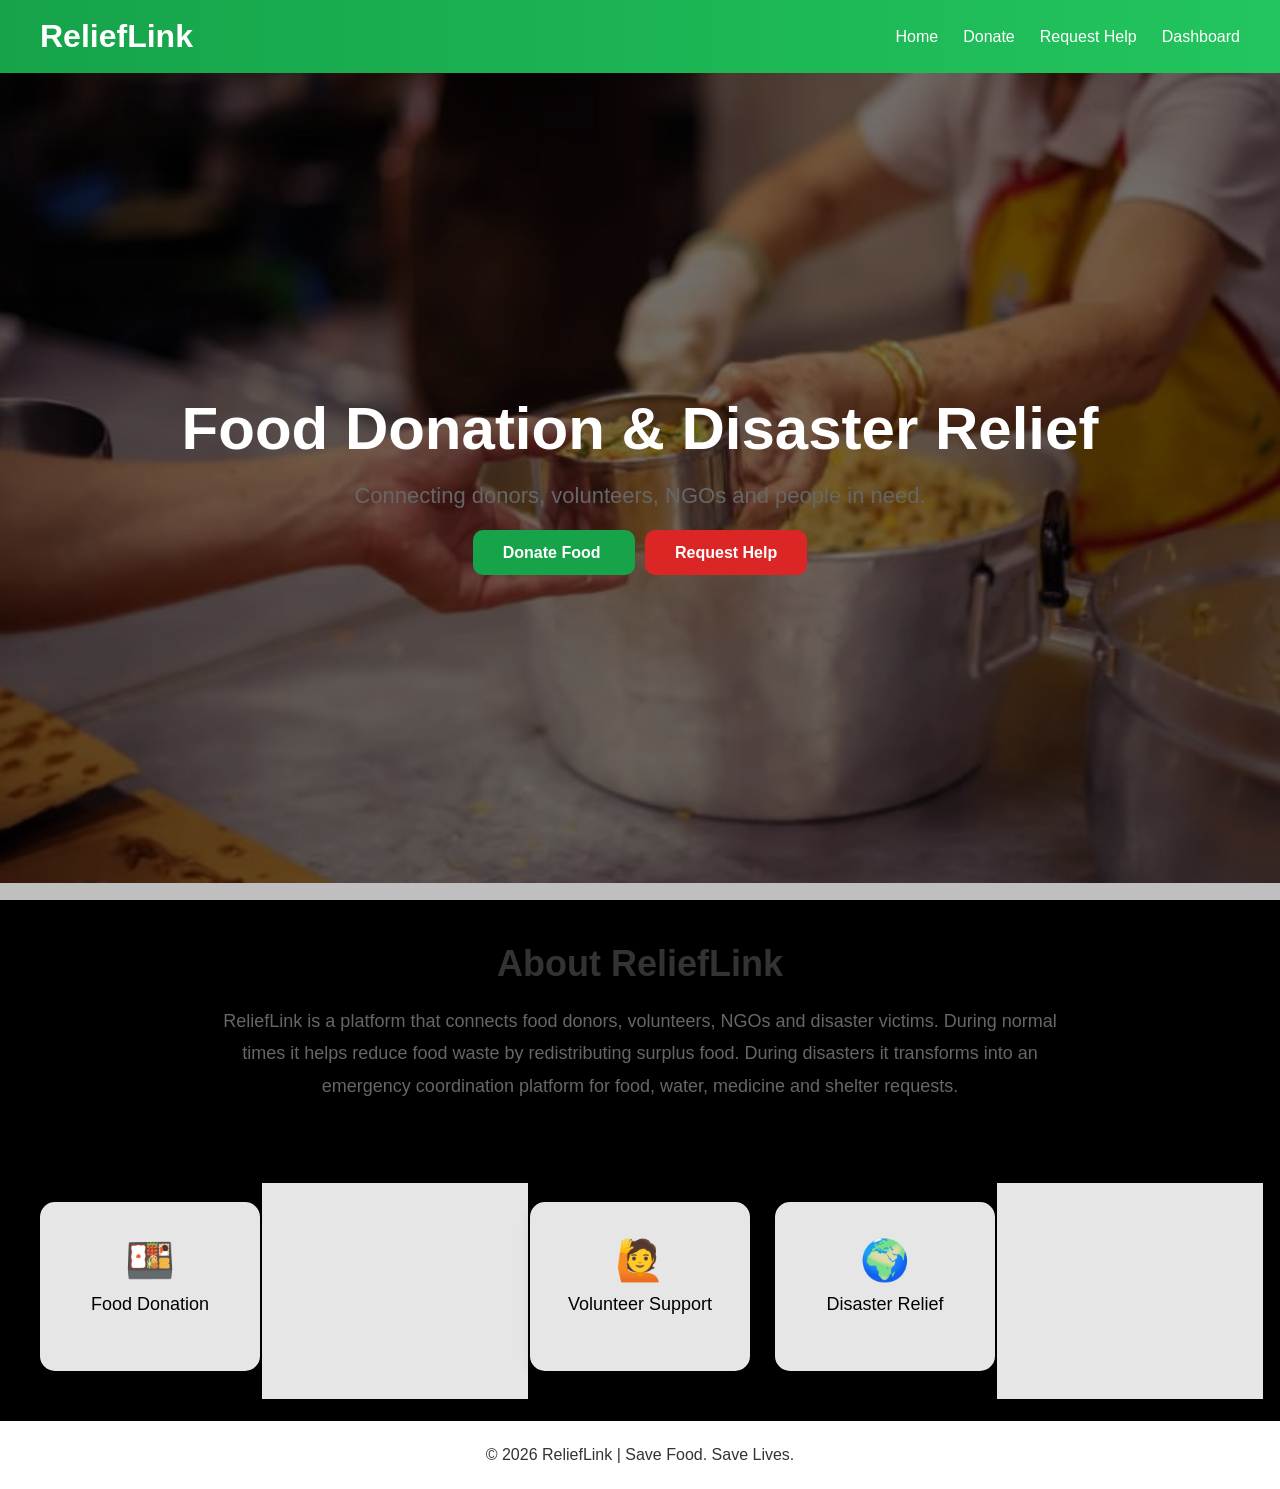
<file: index.html>
<!DOCTYPE html>
<html lang="en">

<head>
    <meta charset="UTF-8">
    <meta name="viewport" content="width=device-width, initial-scale=1.0">
    <title>ReliefLink - Food Donation & Disaster Relief</title>
    <link rel="stylesheet" href="style.css">
</head>

<body>

    <!-- NAVBAR -->

    <nav>
        <h2>ReliefLink</h2>

        <ul>
            <li><a href="index.html">Home</a></li>
            <li><a href="donate.html">Donate</a></li>
            <li><a href="request.html">Request Help</a></li>
            <li><a href="dashboard.html">Dashboard</a></li>
        </ul>
    </nav>

    <!-- HERO SECTION -->

    <section class="hero">

        <h1>Food Donation & Disaster Relief</h1>

        <p>
            Connecting donors, volunteers, NGOs and people in need.
        </p>

        <div class="buttons">

            <a href="donate.html" class="btn-green">
                Donate Food
            </a>

            <a href="request.html" class="btn-red">
                Request Help
            </a>

        </div>

    </section>

    <!-- ABOUT SECTION -->

    <section style="padding:60px 20px;text-align:center;max-width:900px;margin:auto;">

        <h2 style="font-size:36px;margin-bottom:20px;">
            About ReliefLink
        </h2>

        <p style="font-size:18px;color:#666;line-height:1.8;">
            ReliefLink is a platform that connects food donors,
            volunteers, NGOs and disaster victims.
            During normal times it helps reduce food waste by
            redistributing surplus food. During disasters it
            transforms into an emergency coordination platform
            for food, water, medicine and shelter requests.
        </p>

    </section>

    <!-- FEATURES -->
    <!-- STATS SECTION -->
    <section class="stats">
        <a href="donate.html" class="card feature-card">
            <h2>🍱</h2>
            <p>Food Donation</p>
        </a>
        <a href="request.html" class="card feature-card">
            <h2>🚨</h2>
            <p>Emergency Requests</p>
        </a>
        <a href="volunteer.html" class="card feature-card">
            <h2>🙋</h2>
            <p>Volunteer Support</p>
        </a>
        <a href="disaster.html" class="card feature-card">
            <h2>🌍</h2>
            <p>Disaster Relief</p>
        </a>
        <a href="badges.html" class="card feature-card">
            <h2>🏆</h2>
            <p>Badges & Certificates</p>
        </a>
    </section>
    <!-- FOOTER -->

    <footer>
        <p>
            ©️ 2026 ReliefLink | Save Food. Save Lives.
        </p>
    </footer>

</body>

</html>
</file>
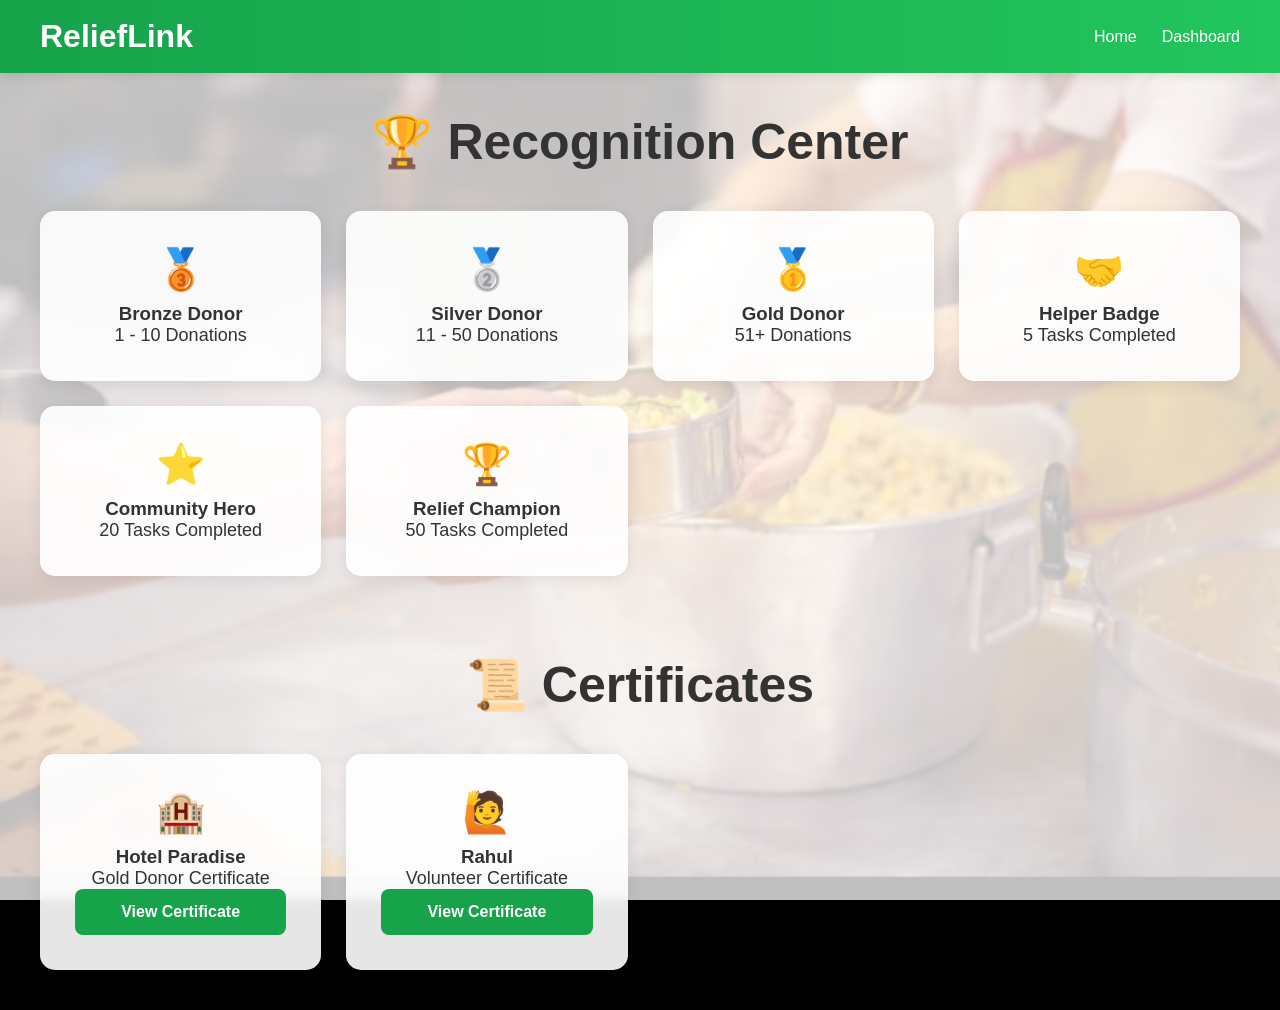
<file: badges.html>
<!DOCTYPE html>
<html lang="en">

<head>
    <meta charset="UTF-8">
    <meta name="viewport" content="width=device-width, initial-scale=1.0">
    <title>Badges & Certificates</title>
    <link rel="stylesheet" href="style.css">
</head>

<body>

    <nav>
        <h2>ReliefLink</h2>

        <ul>
            <li><a href="index.html">Home</a></li>
            <li><a href="dashboard.html">Dashboard</a></li>
        </ul>
    </nav>

    <h1 class="dashboard-title">
        🏆 Recognition Center
    </h1>

    <div class="dashboard">

        <!-- Donor Badge -->

        <div class="card">
            <h2>🥉</h2>
            <h3>Bronze Donor</h3>
            <p>1 - 10 Donations</p>
        </div>

        <div class="card">
            <h2>🥈</h2>
            <h3>Silver Donor</h3>
            <p>11 - 50 Donations</p>
        </div>

        <div class="card">
            <h2>🥇</h2>
            <h3>Gold Donor</h3>
            <p>51+ Donations</p>
        </div>

        <!-- Volunteer Badge -->

        <div class="card">
            <h2>🤝</h2>
            <h3>Helper Badge</h3>
            <p>5 Tasks Completed</p>
        </div>

        <div class="card">
            <h2>⭐</h2>
            <h3>Community Hero</h3>
            <p>20 Tasks Completed</p>
        </div>

        <div class="card">
            <h2>🏆</h2>
            <h3>Relief Champion</h3>
            <p>50 Tasks Completed</p>
        </div>

    </div>

    <h1 class="dashboard-title">
        📜 Certificates
    </h1>

    <div class="dashboard">

        <div class="card">
            <h2>🏨</h2>
            <h3>Hotel Paradise</h3>
            <p>Gold Donor Certificate</p>

            <button onclick="alert('Certificate Generated!')">
                View Certificate
            </button>
        </div>

        <div class="card">
            <h2>🙋</h2>
            <h3>Rahul</h3>
            <p>Volunteer Certificate</p>

            <button onclick="alert('Certificate Generated!')">
                View Certificate
            </button>
        </div>

    </div>

</body>

</html>
</file>
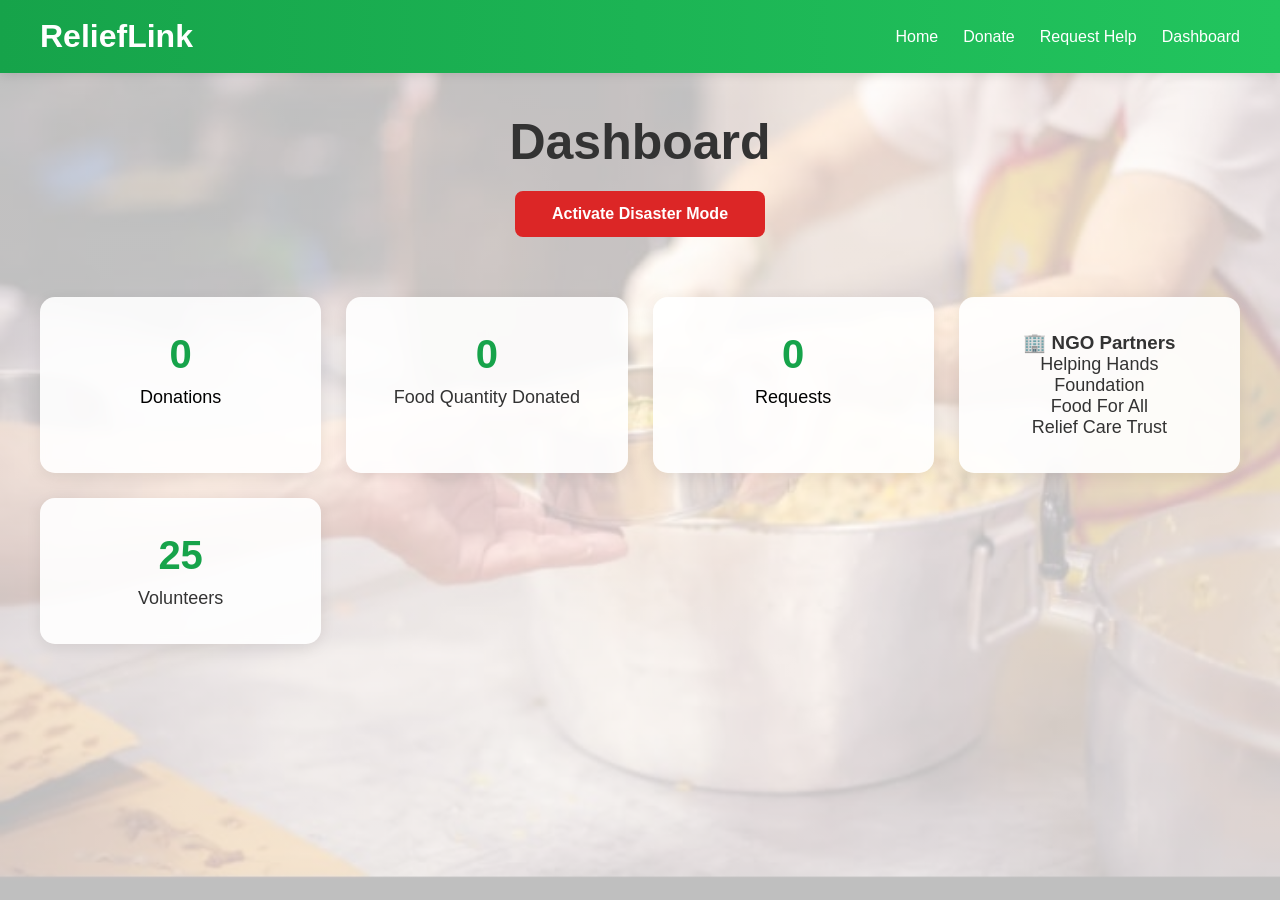
<file: dashboard.html>
<!DOCTYPE html>
<html lang="en">

<head>
    <meta charset="UTF-8">
    <meta name="viewport" content="width=device-width, initial-scale=1.0">
    <title>Dashboard</title>
    <link rel="stylesheet" href="style.css">
</head>

<body>

    <nav>
        <h2>ReliefLink</h2>

        <ul>
            <li><a href="index.html">Home</a></li>
            <li><a href="donate.html">Donate</a></li>
            <li><a href="request.html">Request Help</a></li>
            <li><a href="dashboard.html">Dashboard</a></li>
        </ul>
    </nav>

    <h1 class="dashboard-title">
        Dashboard
    </h1>
    <button onclick="toggleDisasterMode()" id="modeBtn">
        Activate Disaster Mode
    </button>

    <div class="dashboard">
        <a href="donations.html" class="card feature-card">
            <h2 id="donationCount">0</h2>
            <p>Donations</p>
        </a>
        <div class="card">
            <h2 id="mealCount">0</h2>
            <p>Food Quantity Donated</p>
        </div>


        <a href="requests.html" class="card feature-card">
            <h2 id="requestCount">0</h2>
            <p>Requests</p>
        </a>

        <div class="card">
            <h3>🏢 NGO Partners</h3>

            <p>Helping Hands Foundation</p>
            <p>Food For All</p>
            <p>Relief Care Trust</p>
        </div>

        <div class="card">
            <h2 id="volunteerCount">25</h2>
            <p>Volunteers</p>
        </div>

    </div>

    <script src="app.js"></script>

    <script>
        loadDashboard();
    </script>

</body>

</html>
</file>
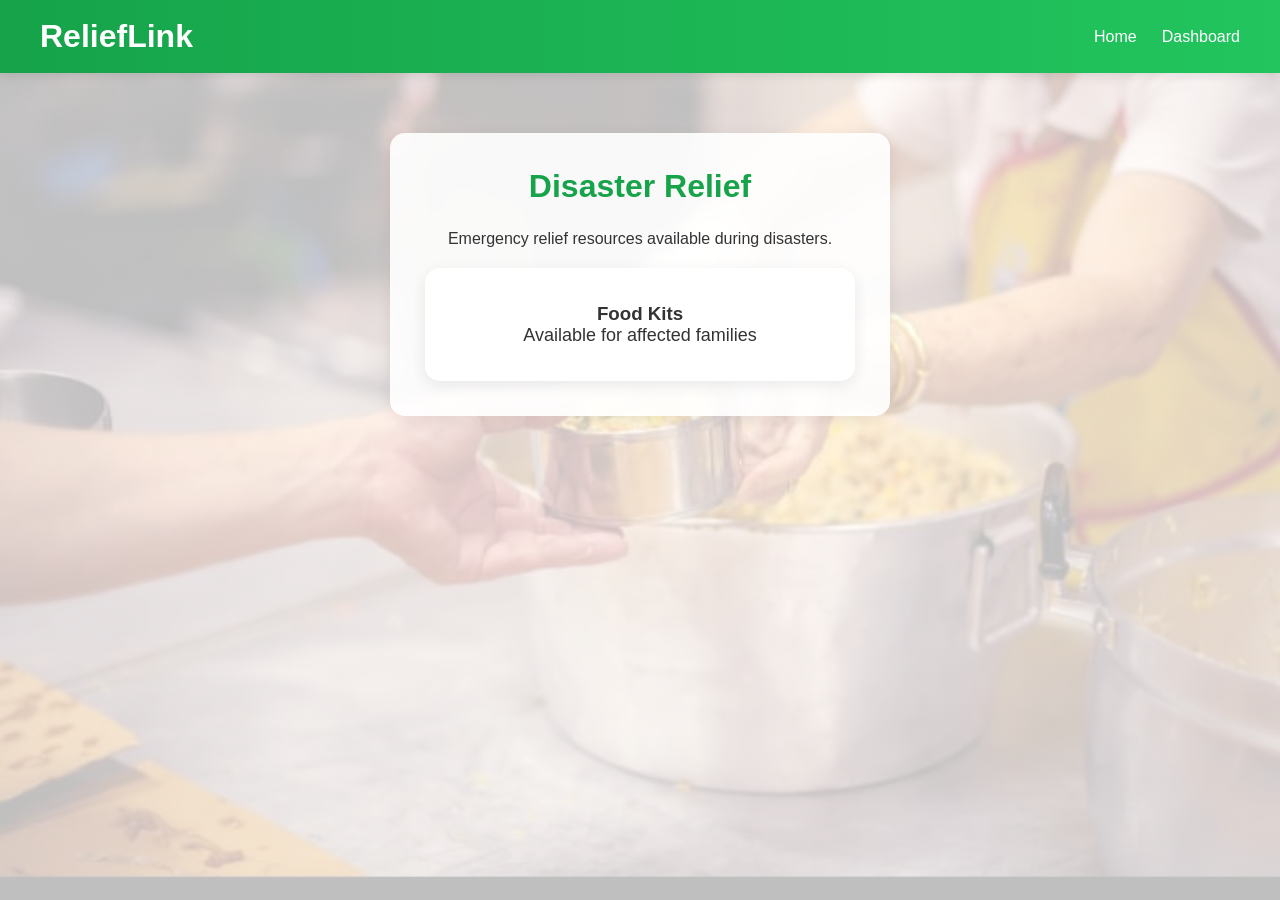
<file: disaster.html>
<!DOCTYPE html>
<html>

<head>
    <title>Disaster Relief</title>
    <link rel="stylesheet" href="style.css">
</head>

<body>

    <nav>
        <h2>ReliefLink</h2>

        <ul>
            <li><a href="index.html">Home</a></li>
            <li><a href="dashboard.html">Dashboard</a></li>
        </ul>

    </nav>

    <div class="form-container">

        <h1>Disaster Relief</h1>

        <p style="text-align:center;margin-bottom:20px;">
            Emergency relief resources available during disasters.
        </p>

        <div class="card">
            <h3>Food Kits</h3>
            <p>Available for affected families</p>
        </div>

    </div>

</body>

</html>
</file>
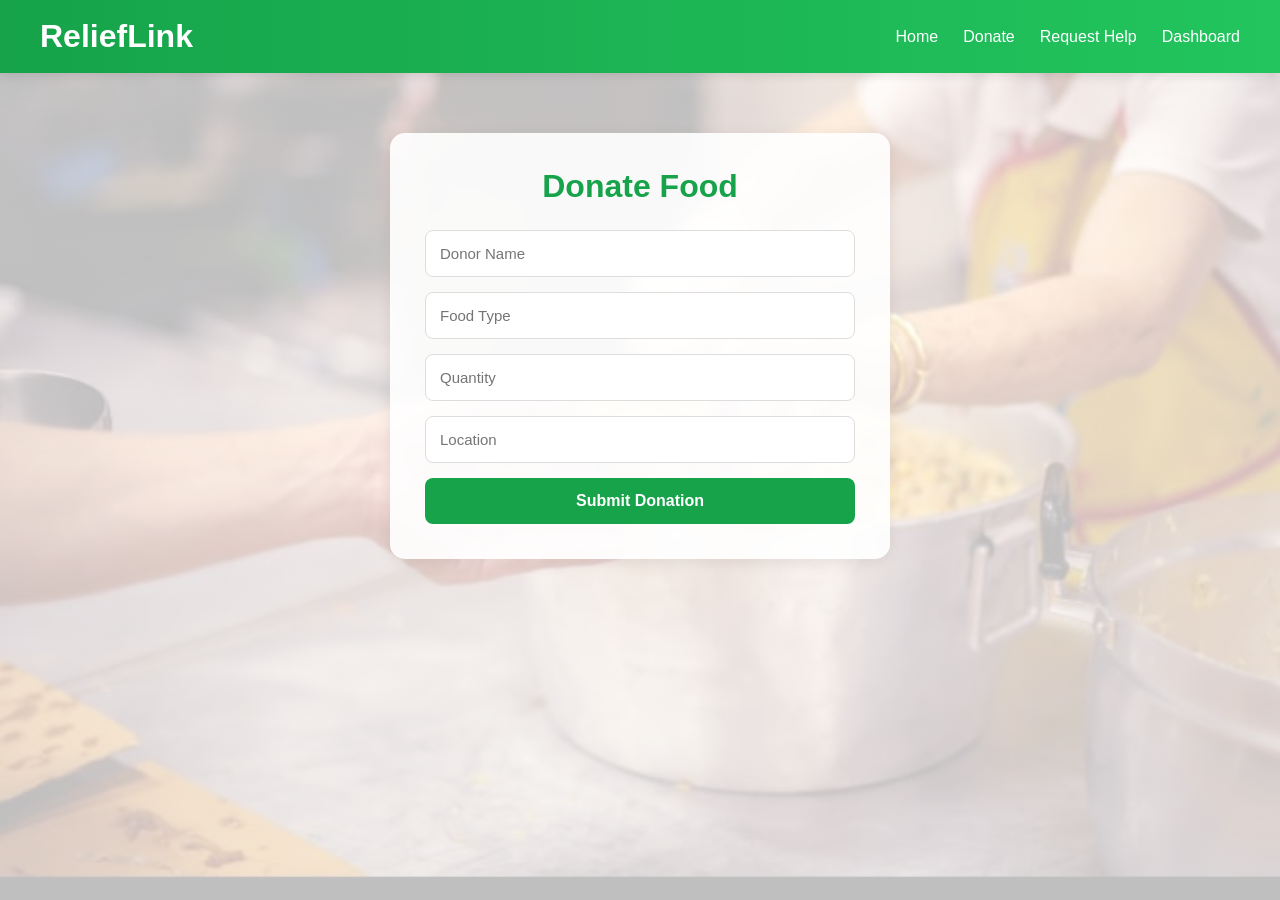
<file: donate.html>
<!DOCTYPE html>
<html lang="en">

<head>
    <meta charset="UTF-8">
    <meta name="viewport" content="width=device-width, initial-scale=1.0">
    <title>Donate Food</title>
    <link rel="stylesheet" href="style.css">
</head>

<body>

    <nav>
        <h2>ReliefLink</h2>

        <ul>
            <li><a href="index.html">Home</a></li>
            <li><a href="donate.html">Donate</a></li>
            <li><a href="request.html">Request Help</a></li>
            <li><a href="dashboard.html">Dashboard</a></li>
        </ul>
    </nav>

    <div class="form-container">

        <h1>Donate Food</h1>

        <form id="donationForm" onsubmit="saveDonation(event)">

            <input id="donor" type="text" placeholder="Donor Name" required>

            <input id="food" type="text" placeholder="Food Type" required>

            <input id="quantity" type="text" placeholder="Quantity" required>

            <input id="location" type="text" placeholder="Location" required>

            <button type="submit">
                Submit Donation
            </button>

        </form>

    </div>

    <script src="app.js"></script>

</body>

</html>
</file>
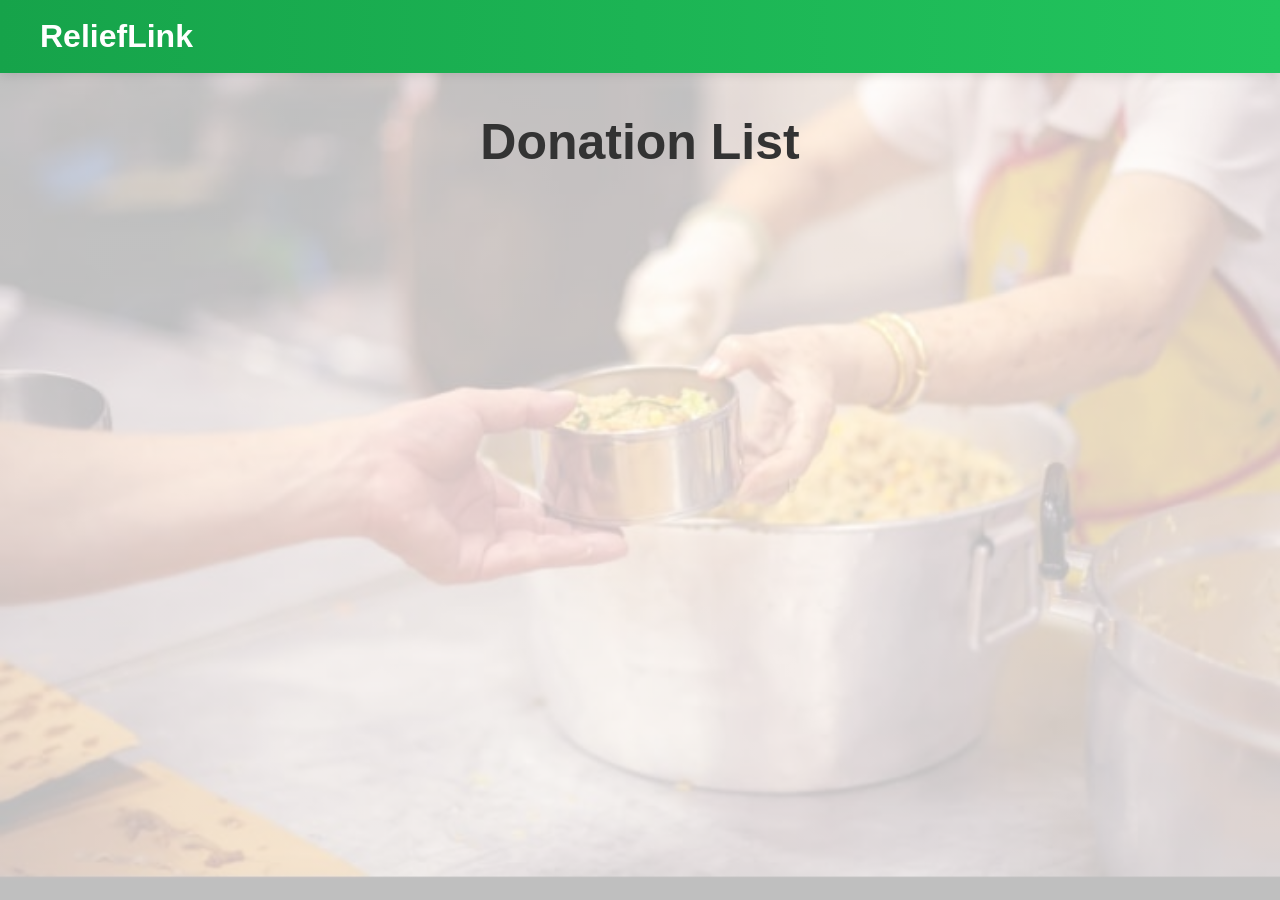
<file: donations.html>
<!DOCTYPE html>
<html>

<head>
    <title>Donation List</title>
    <link rel="stylesheet" href="style.css">
</head>

<body>

    <nav>
        <h2>ReliefLink</h2>
    </nav>

    <h1 class="dashboard-title">
        Donation List
    </h1>

    <div id="donationList" class="dashboard"></div>

    <script>

        let donations =
            JSON.parse(localStorage.getItem("donations")) || [];

        let html = "";

        donations.forEach(d => {

            html += `
<div class="card">
<h3>${d.food}</h3>
<p><b>Donor:</b> ${d.donor}</p>
<p><b>Quantity:</b> ${d.quantity}</p>
<p><b>Location:</b> ${d.location}</p>
</div>
`;

        });

        document.getElementById("donationList").innerHTML = html;

    </script>

</body>

</html>
</file>
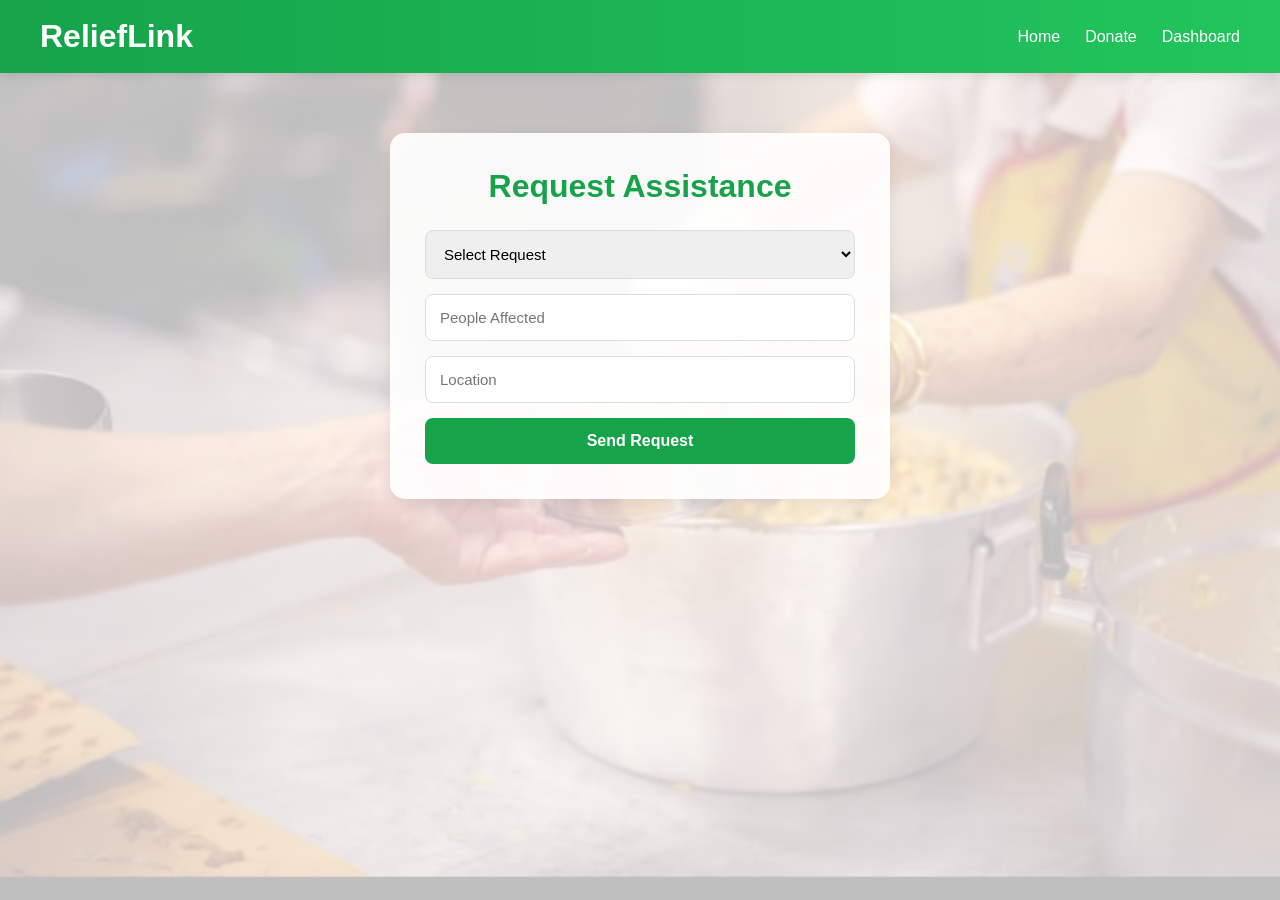
<file: request.html>
<!DOCTYPE html>
<html>

<head>
    <title>Request Help</title>
    <link rel="stylesheet" href="style.css">
</head>

<body>

    <nav>
        <h2>ReliefLink</h2>

        <ul>
            <li><a href="index.html">Home</a></li>
            <li><a href="donate.html">Donate</a></li>
            <li><a href="dashboard.html">Dashboard</a></li>
        </ul>
    </nav>

    <div class="form-container">

        <h1>Request Assistance</h1>

        <form onsubmit="saveRequest(event)">

            <select id="requestType" required>
                <option value="">Select Request</option>
                <option>Normal Food Request</option>
                <option>Disaster Relief Request</option>
            </select>

            <input type="number" id="people" placeholder="People Affected" required>

            <input type="text" id="location" placeholder="Location" required>

            <button type="submit">
                Send Request
            </button>

        </form>

    </div>

    <script src="app.js"></script>

</body>

</html>
</file>
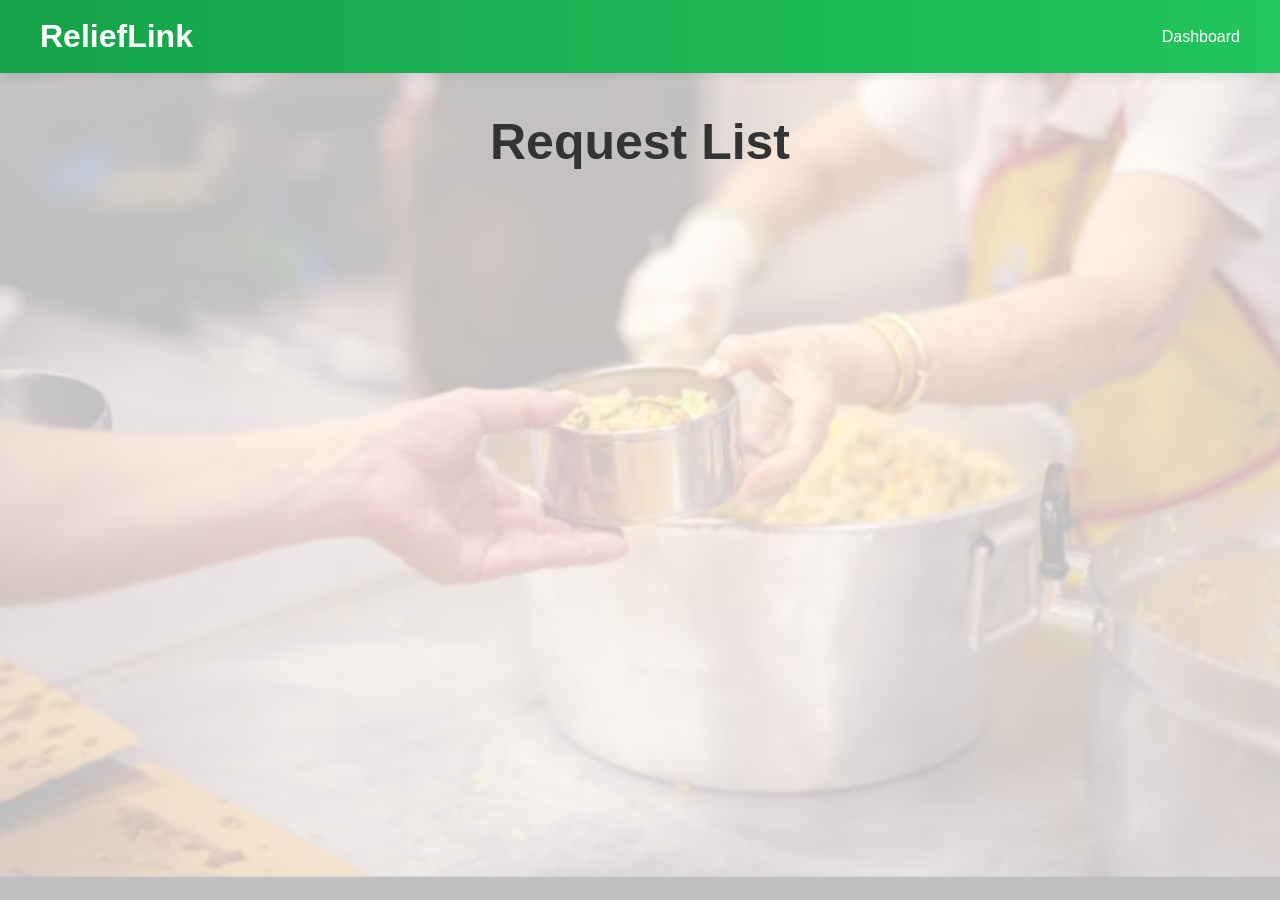
<file: requests.html>
<!DOCTYPE html>
<html>

<head>
    <title>Request List</title>
    <link rel="stylesheet" href="style.css">
</head>

<body>

    <nav>
        <h2>ReliefLink</h2>

        <ul>
            <li><a href="dashboard.html">Dashboard</a></li>
        </ul>
    </nav>

    <h1 class="dashboard-title">
        Request List
    </h1>

    <div id="requestLists" class="dashboard"></div>

    <script>

        let requests =
            JSON.parse(localStorage.getItem("requests")) || [];

        let html = "";

        requests.forEach(r => {

            html += `
<div class="card">

<h3>${r.type}</h3>

<p><b>People:</b> ${r.people}</p>

<p><b>Location:</b> ${r.location}</p>

</div>
`;

        });

        document.getElementById("requestList").innerHTML = html;

    </script>

</body>

</html>
</file>
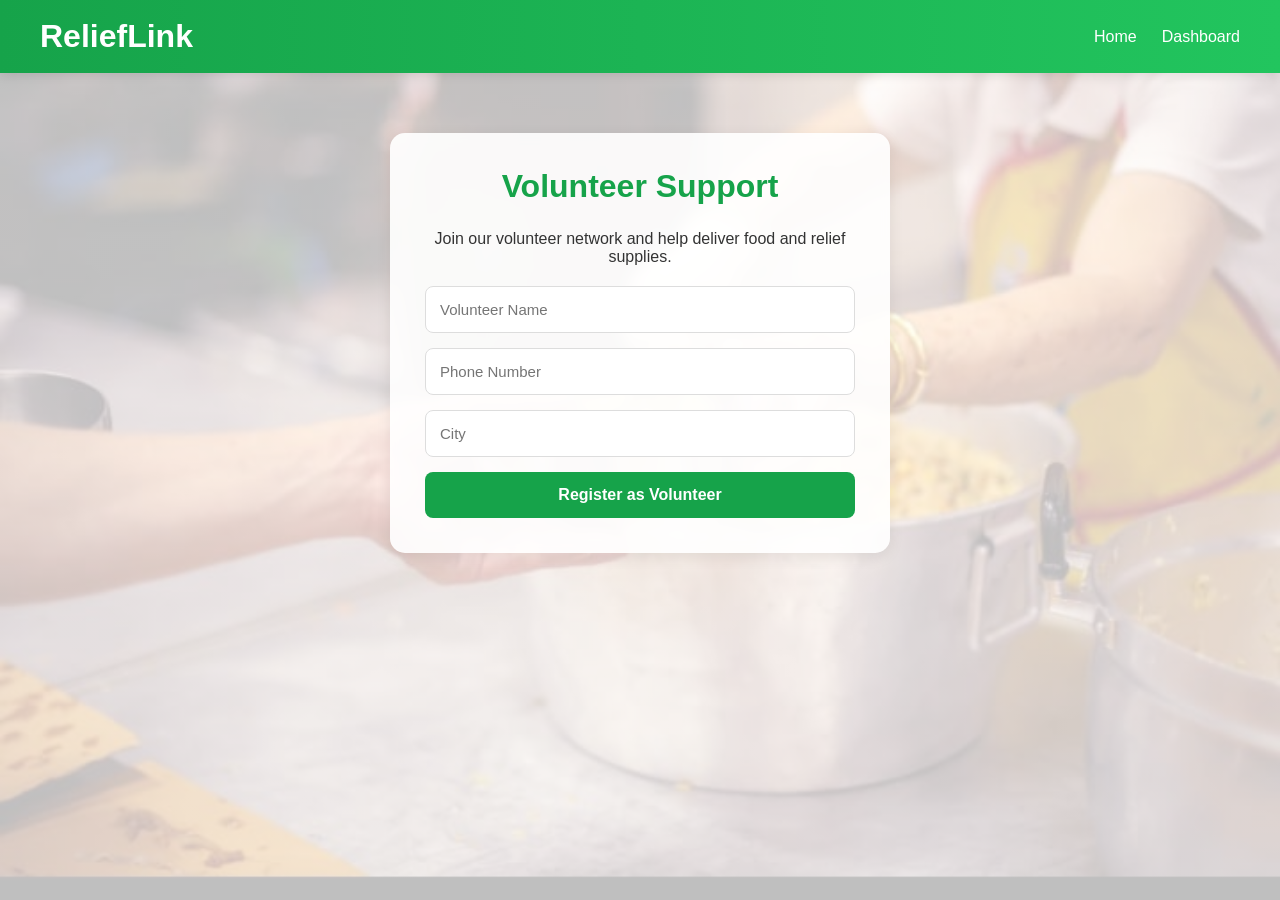
<file: volunteer.html>
<!DOCTYPE html>
<html>

<head>
    <title>Volunteer Support</title>
    <link rel="stylesheet" href="style.css">
</head>

<body>

    <nav>
        <h2>ReliefLink</h2>

        <ul>
            <li><a href="index.html">Home</a></li>
            <li><a href="dashboard.html">Dashboard</a></li>
        </ul>

    </nav>

    <div class="form-container">

        <h1>Volunteer Support</h1>

        <p style="text-align:center;margin-bottom:20px;">
            Join our volunteer network and help deliver food and relief supplies.
        </p>

        <input type="text" placeholder="Volunteer Name">

        <input type="tel" placeholder="Phone Number">

        <input type="text" placeholder="City">

        <button>
            Register as Volunteer
        </button>

    </div>

</body>

</html>
</file>
<file: style.css>
/* =========================
   GLOBAL
========================= */

* {
    margin: 0;
    padding: 0;
    box-sizing: border-box;
    font-family: 'Segoe UI', sans-serif;
}

body {
    background: #f4f7fb;
    color: #333;
}

/* =========================
   NAVBAR
========================= */

nav {
    background: linear-gradient(90deg, #16a34a, #22c55e);
    color: white;
    display: flex;
    justify-content: space-between;
    align-items: center;
    padding: 18px 40px;
    box-shadow: 0 2px 10px rgba(0, 0, 0, 0.1);
}

nav h2 {
    font-size: 32px;
    font-weight: bold;
}

nav ul {
    display: flex;
    list-style: none;
    gap: 25px;
}

nav ul li {
    list-style: none;
}

nav a {
    text-decoration: none;
    color: white;
    font-weight: 500;
    transition: 0.3s;
}

nav a:hover {
    color: #d1fae5;
}

/* =========================
   HERO SECTION
========================= */

.hero {
    text-align: center;
    padding: 100px 20px;
}

.hero h1 {
    font-size: 60px;
    margin-bottom: 20px;
}

.hero p {
    font-size: 22px;
    color: #666;
}

.buttons {
    margin-top: 35px;
}

.btn-green {
    background: #16a34a;
    color: white;
    text-decoration: none;
    padding: 14px 30px;
    border-radius: 10px;
    margin-right: 10px;
    font-weight: bold;
}

.btn-red {
    background: #dc2626;
    color: white;
    text-decoration: none;
    padding: 14px 30px;
    border-radius: 10px;
    font-weight: bold;
}

/* =========================
   STATS SECTION
========================= */

.stats {
    display: flex;
    justify-content: center;
    gap: 25px;
    margin-top: 40px;
    flex-wrap: wrap;
}

.stats .card {
    width: 220px;
}

/* =========================
   FORMS
========================= */

.form-container {
    width: 500px;
    margin: 60px auto;
    background: white;
    padding: 35px;
    border-radius: 15px;
    box-shadow: 0 4px 15px rgba(0, 0, 0, 0.08);
}

.form-container h1 {
    text-align: center;
    margin-bottom: 25px;
    color: #16a34a;
}

input,
select {
    width: 100%;
    padding: 14px;
    margin-bottom: 15px;
    border: 1px solid #ddd;
    border-radius: 8px;
    font-size: 15px;
}

button {
    width: 100%;
    padding: 14px;
    border: none;
    border-radius: 8px;
    background: #16a34a;
    color: white;
    font-size: 16px;
    font-weight: bold;
    cursor: pointer;
}

button:hover {
    background: #15803d;
}

/* =========================
   DASHBOARD
========================= */

.dashboard-title {
    text-align: center;
    margin-top: 40px;
    font-size: 50px;
}

.dashboard {
    display: grid;
    grid-template-columns: repeat(4, 1fr);
    gap: 25px;
    padding: 40px;
}

.card {
    background: white;
    padding: 35px;
    border-radius: 15px;
    text-align: center;
    box-shadow: 0 4px 15px rgba(0, 0, 0, 0.08);
    transition: 0.3s;
}

.card:hover {
    transform: translateY(-5px);
}

.card h2 {
    font-size: 40px;
    color: #16a34a;
    margin-bottom: 10px;
}

.card p {
    font-size: 18px;
}

/* =========================
   DISASTER MODE BUTTON
========================= */

#modeBtn {
    width: 250px;
    display: block;
    margin: 20px auto;
    background: #dc2626;
}

#modeBtn:hover {
    background: #b91c1c;
}

/* =========================
   DISASTER MODE
========================= */

.disaster {
    background: #fff1f2;
}

.disaster nav {
    background: linear-gradient(90deg,
            #991b1b,
            #dc2626);
}

.disaster .card h2 {
    color: #dc2626;
}

/* =========================
   FOOTER
========================= */

footer {
    text-align: center;
    padding: 25px;
    margin-top: 50px;
    background: white;
}

/* =========================
   MOBILE RESPONSIVE
========================= */

@media(max-width:768px) {

    nav {
        flex-direction: column;
        gap: 15px;
    }

    nav ul {
        flex-wrap: wrap;
        justify-content: center;
    }

    .hero h1 {
        font-size: 38px;
    }

    .hero p {
        font-size: 18px;
    }

    .form-container {
        width: 90%;
    }

    .dashboard {
        grid-template-columns: 1fr;
    }

    .stats {
        flex-direction: column;
        align-items: center;
    }
}

.feature-card {
    text-decoration: none;
    color: black;
}

.feature-card:hover {
    transform: translateY(-8px);
    cursor: pointer;
}

.feature-card {
    text-decoration: none;
    color: black;
}

.feature-card:hover {
    transform: translateY(-8px);
    cursor: pointer;
}

.feature-card {
    text-decoration: none;
    color: black;
}

.feature-card:hover {
    transform: translateY(-8px);
    cursor: pointer;
}

.hero {
    background-image: url("1.jpeg");

    background-size: cover;
    background-position: center;
    background-repeat: no-repeat;

    min-height: 90vh;

    display: flex;
    flex-direction: column;
    justify-content: center;
    align-items: center;

    text-align: center;

    color: white;

    position: relative;
}

.hero::before {
    content: "";
    position: absolute;

    top: 0;
    left: 0;

    width: 100%;
    height: 100%;

    background: rgba(0, 0, 0, 0.55);
}

.hero h1,
.hero p,
.hero .buttons {
    position: relative;
    z-index: 1;
}

body {
    background:
        linear-gradient(rgba(255, 255, 255, 0.75),
            rgba(255, 255, 255, 0.75)),
        url("1.jpeg");

    background-size: cover;
    background-position: center;
    background-repeat: no-repeat;
    background-attachment: fixed;
}

.form-container,
.card {
    background: rgba(255, 255, 255, 0.9);

    backdrop-filter: blur(5px);

    border-radius: 15px;
}
</file>
